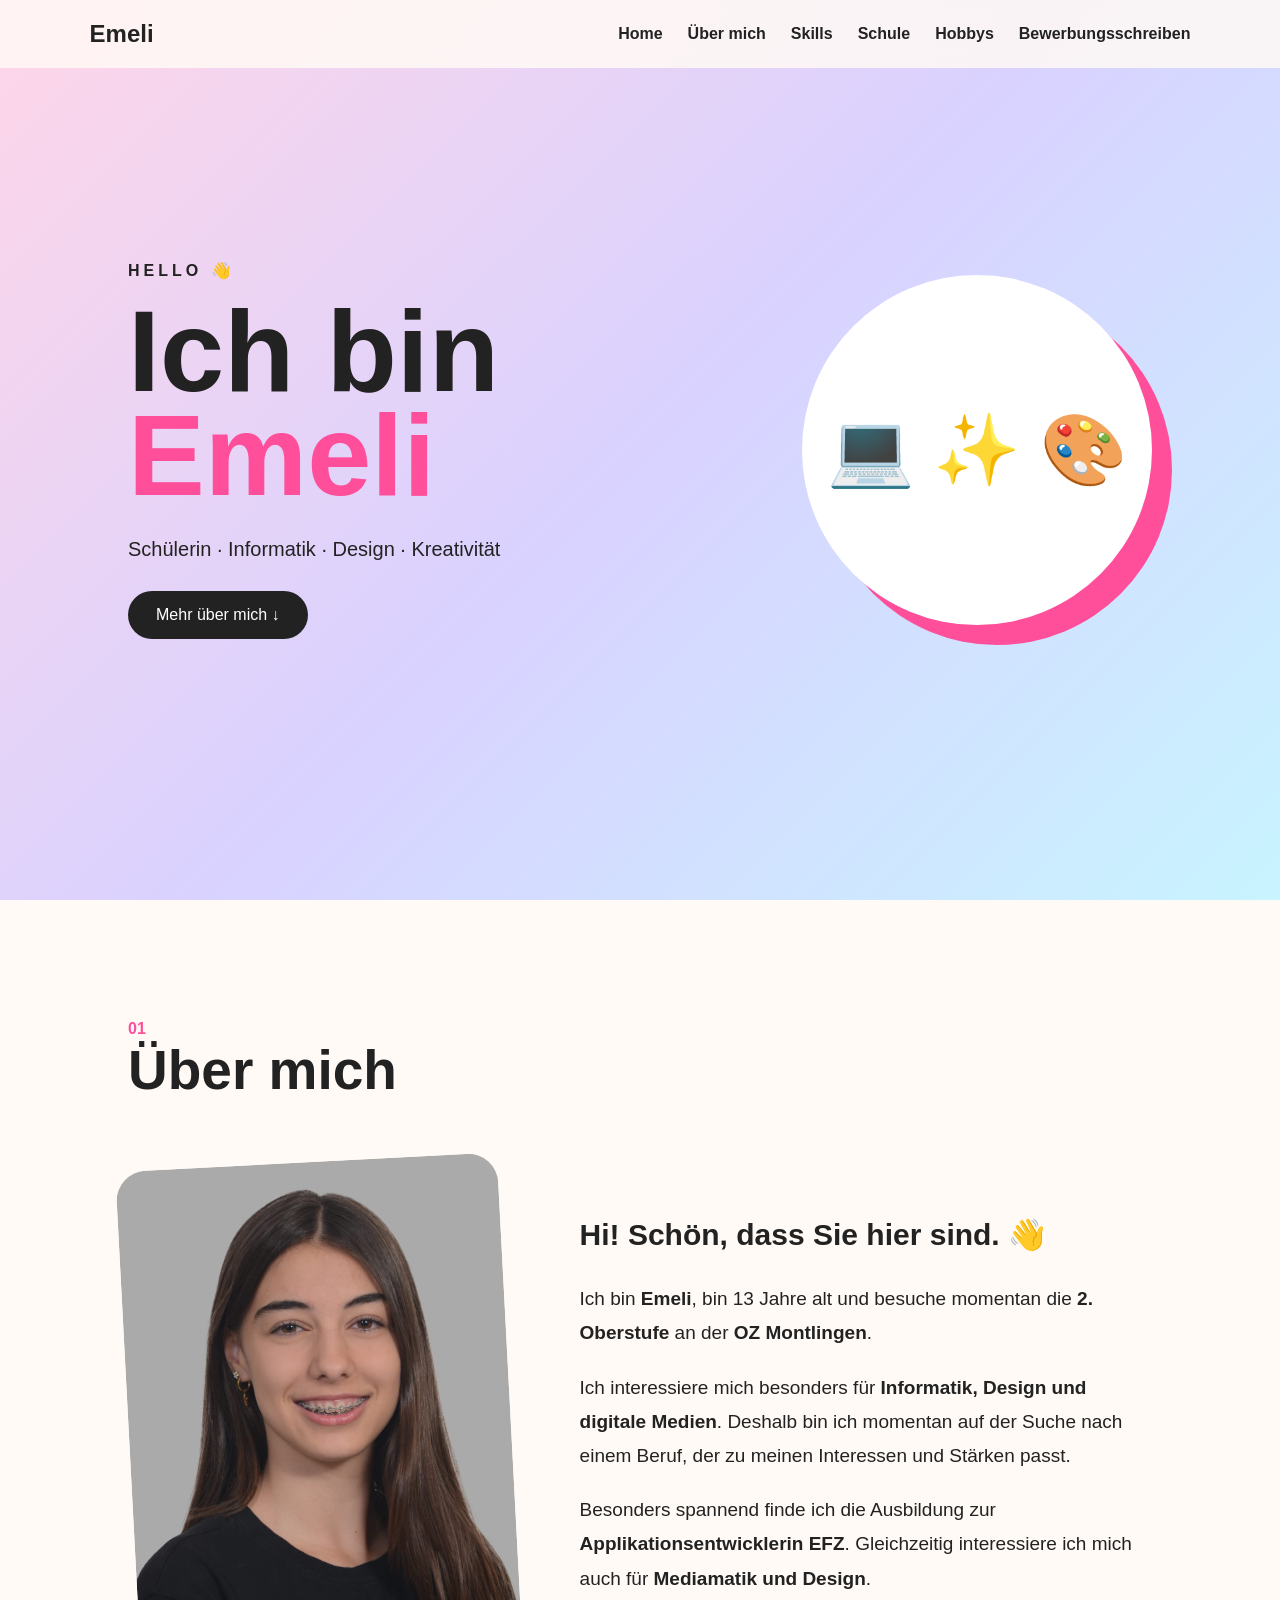
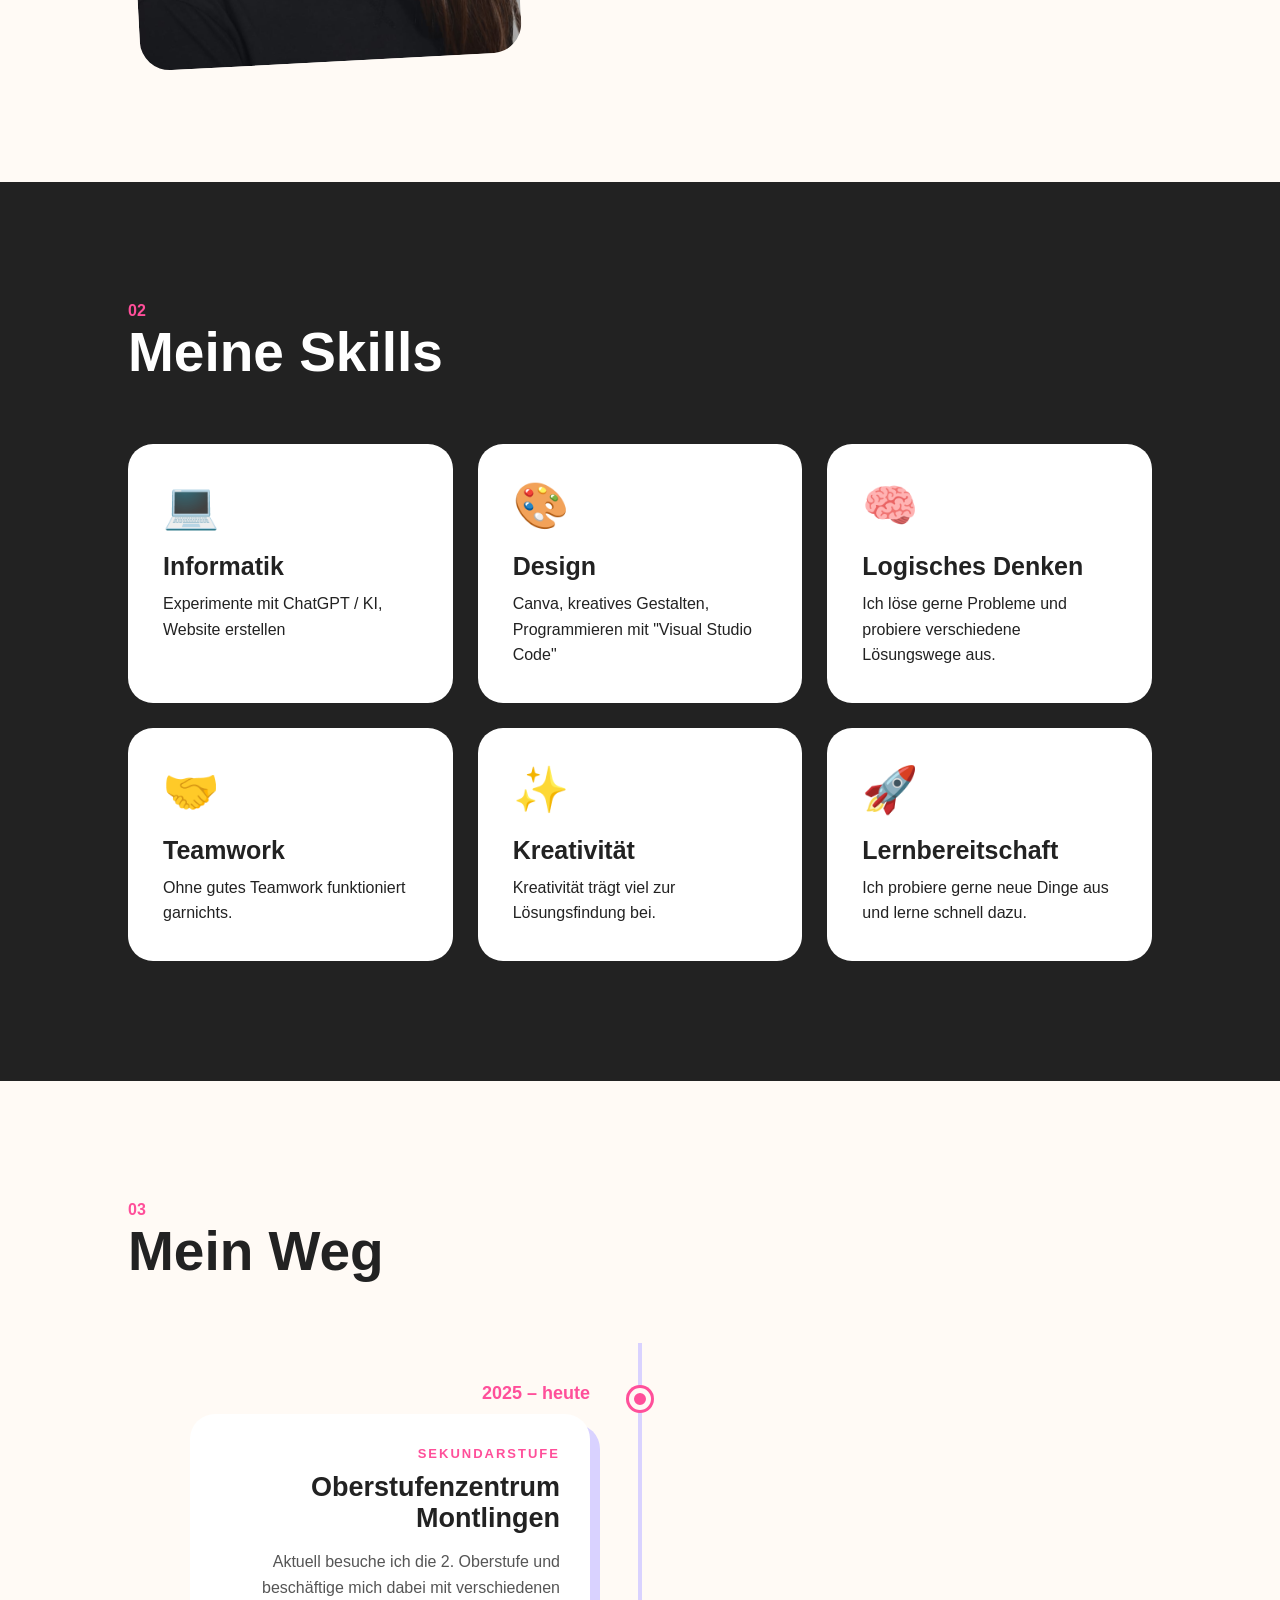
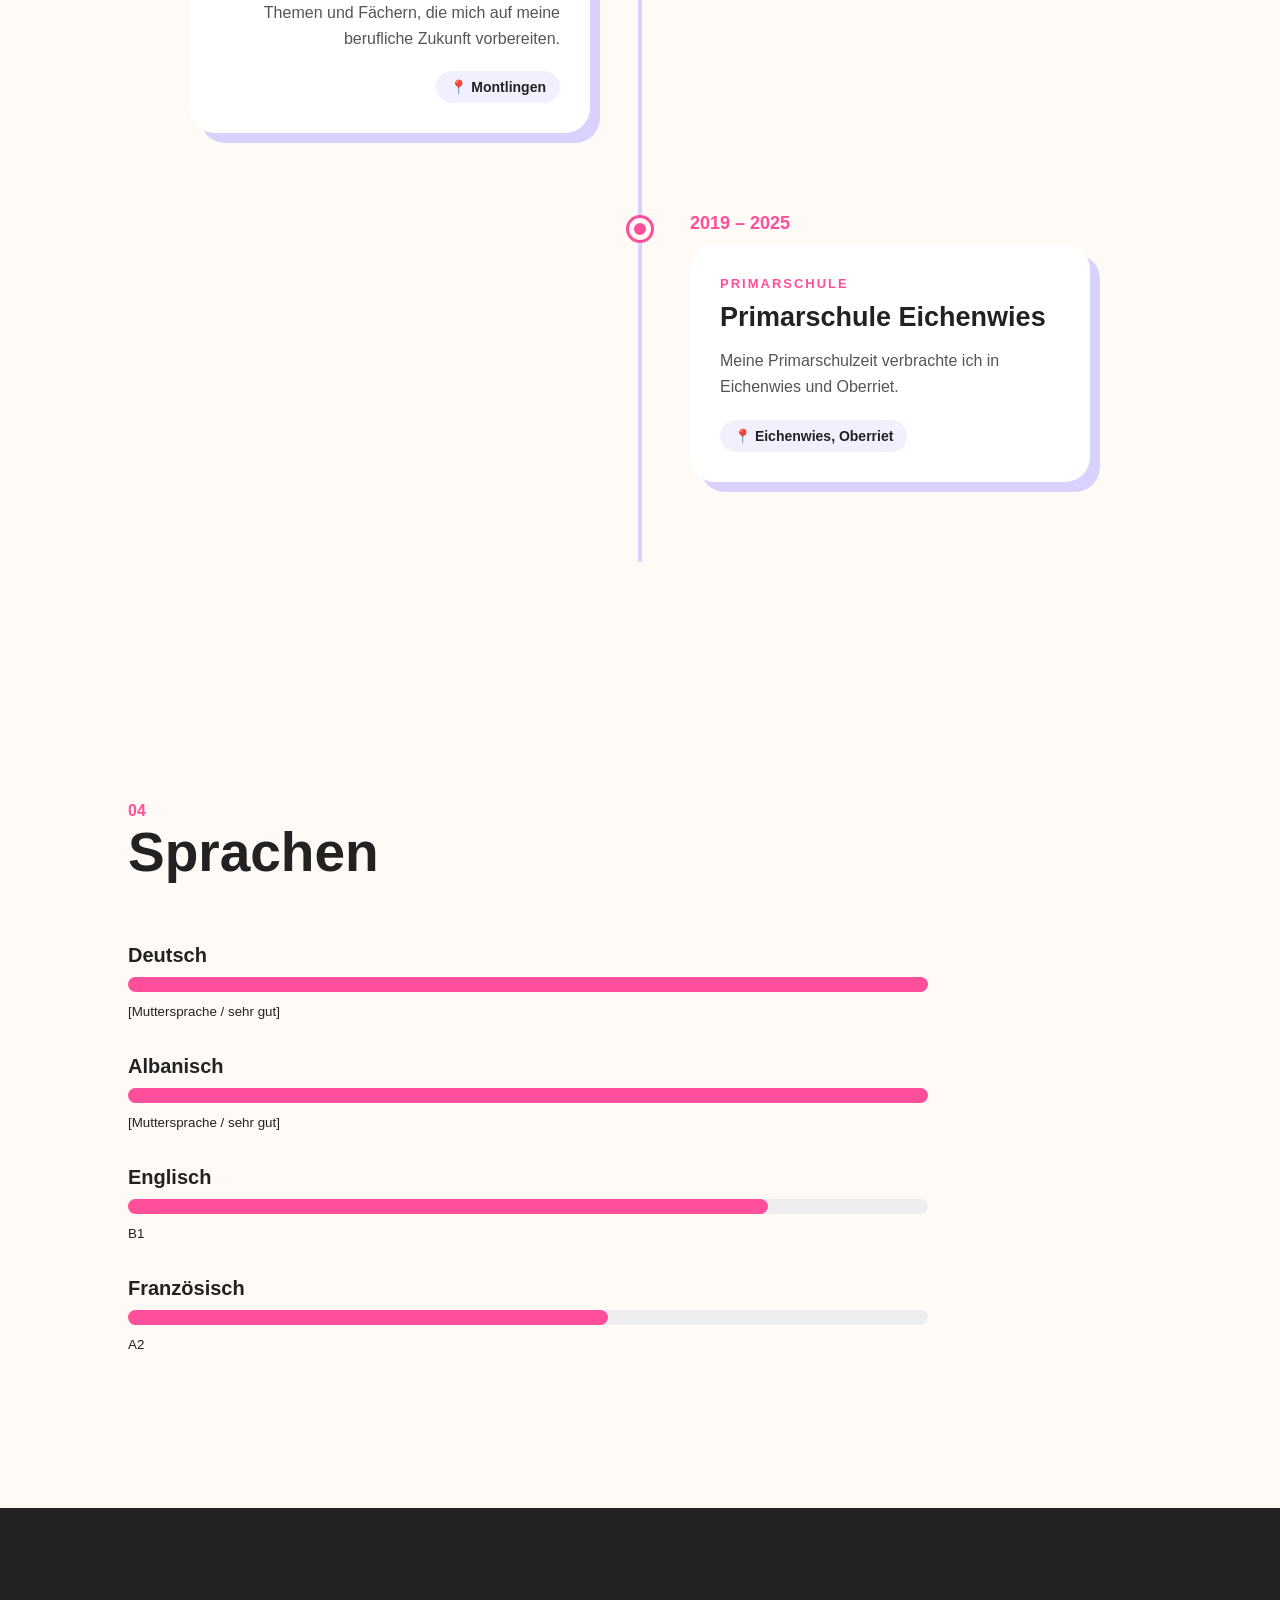
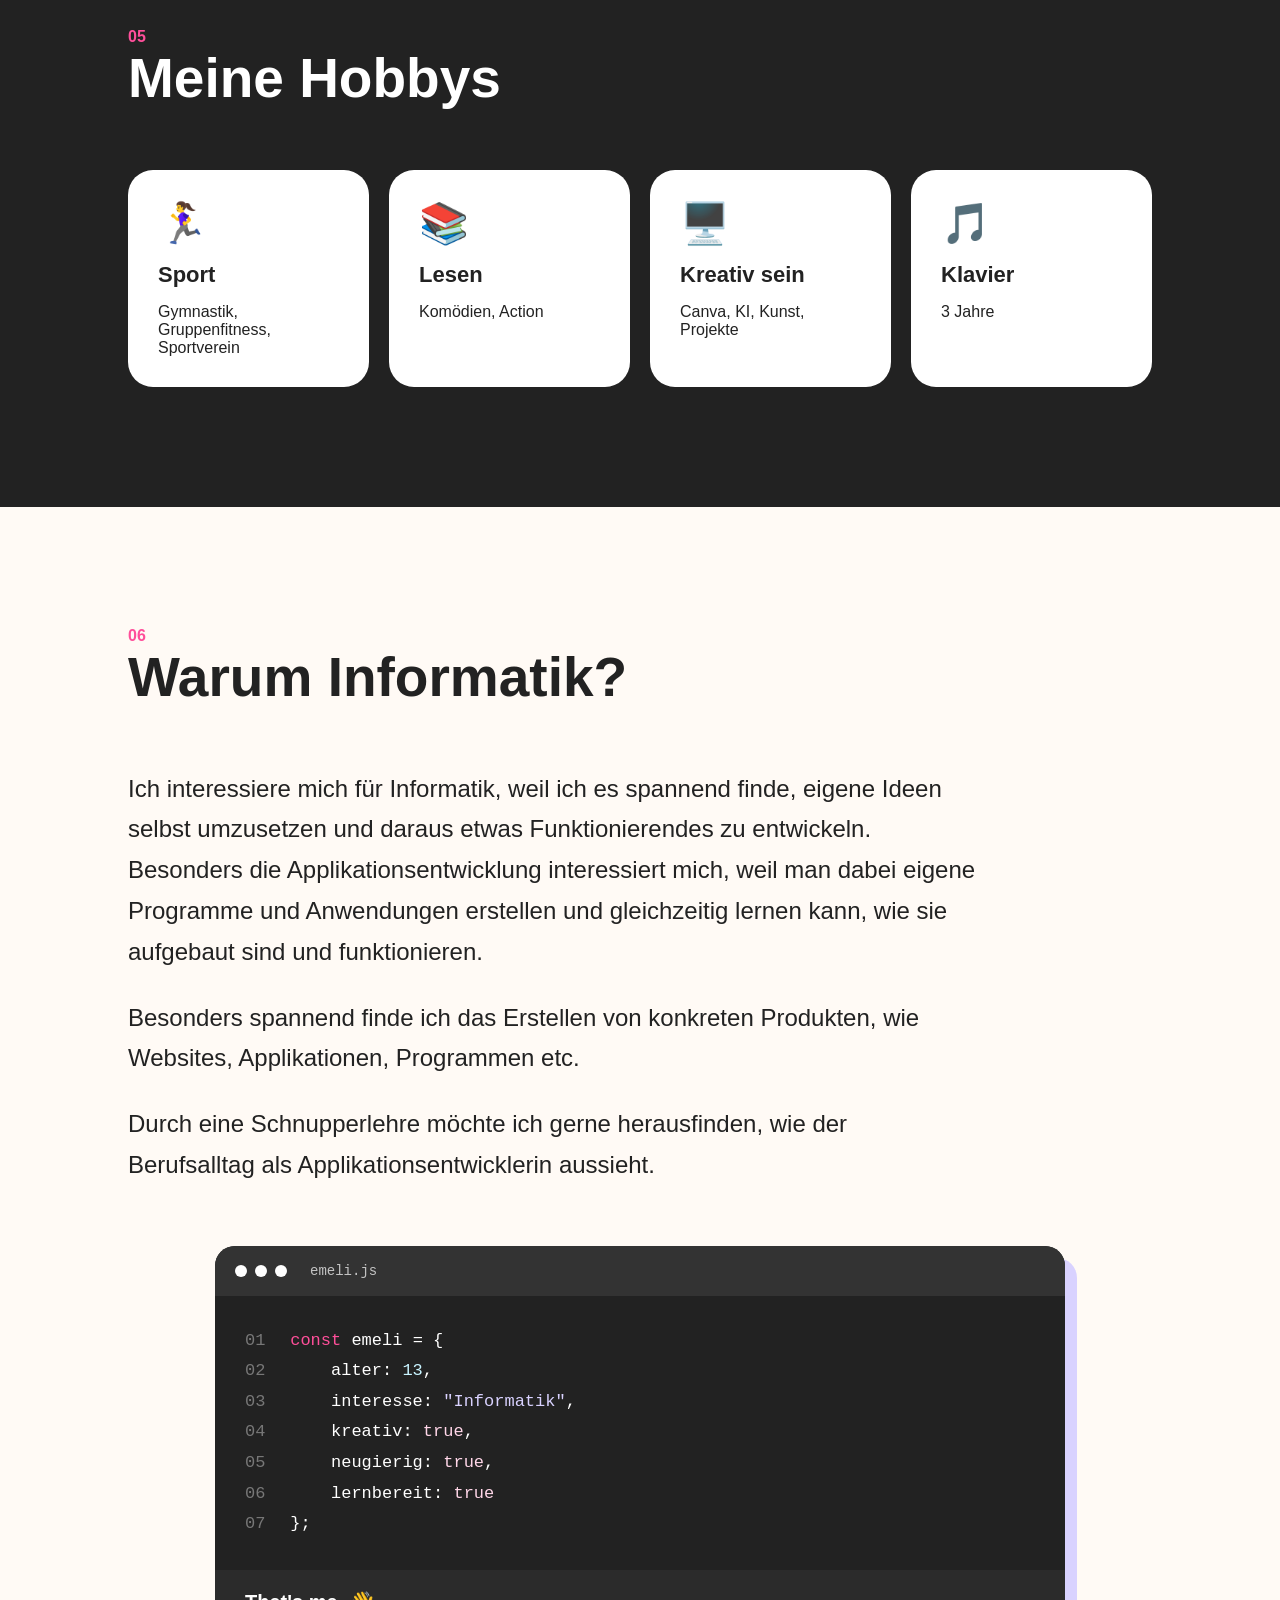
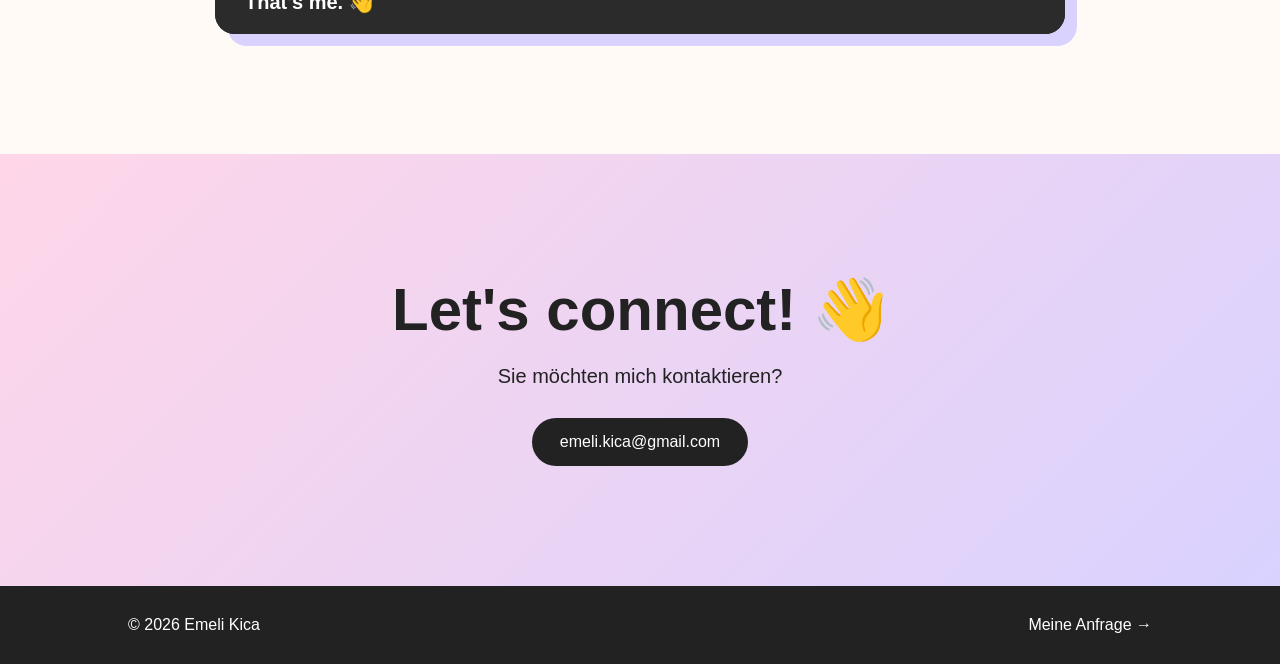
<file: index.html>
<!DOCTYPE html>
<html lang="de">

<head>
    <meta charset="UTF-8">
    <meta name="viewport" content="width=device-width, initial-scale=1.0">

    <title>Emeli Kica | Lebenslauf</title>

    <link rel="stylesheet" href="style.css">
</head>

<body>

    <!-- NAVIGATION -->

    <nav>
        <div class="logo">Emeli</div>

        <div class="nav-links">
            <a href="#home">Home</a>
            <a href="#about">Über mich</a>
            <a href="#skills">Skills</a>
            <a href="#education">Schule</a>
            <a href="#hobbies">Hobbys</a>
            <a href="anfrage.html">Bewerbungsschreiben</a>
        </div>
    </nav>


    <!-- STARTSEITE -->

    <section id="home" class="hero">

        <div class="hero-text">

            <p class="small-title">HELLO 👋</p>

            <h1>
                Ich bin<br>
                <span>Emeli</span>
            </h1>

            <p class="intro">
                Schülerin · Informatik · Design · Kreativität
            </p>

            <a href="#about" class="button">
                Mehr über mich ↓
            </a>

        </div>

        <div class="hero-circle">
            <div class="circle-text">
                💻 ✨ 🎨
            </div>
        </div>

    </section>


    <!-- ÜBER MICH -->

<!-- ÜBER MICH -->

<section id="about" class="section">

    <div class="section-title">
        <p>01</p>
        <h2>Über mich</h2>
    </div>

    <div class="about-content">

        <div class="about-photo">
            <img src="foto.jpg" alt="Foto von Emeli">
        </div>

        <div class="about-text">

            <h3>Hi! Schön, dass Sie hier sind. 👋</h3>

            <p>
                Ich bin <strong>Emeli</strong>, bin 13 Jahre alt
                und besuche momentan die <strong>2. Oberstufe</strong>
                an der <strong>OZ Montlingen</strong>.
            </p>

            <p>
                Ich interessiere mich besonders für
                <strong>Informatik, Design und digitale Medien</strong>.
                Deshalb bin ich momentan auf der Suche nach einem
                Beruf, der zu meinen Interessen und Stärken passt.
            </p>

            <p>
                Besonders spannend finde ich die Ausbildung zur
                <strong>Applikationsentwicklerin EFZ</strong>.
                Gleichzeitig interessiere ich mich auch für
                <strong>Mediamatik und Design</strong>.
            </p>

        </div>

    </div>

</section>


    <!-- SKILLS -->

    <section id="skills" class="section colorful-section">

        <div class="section-title">
            <p>02</p>
            <h2>Meine Skills</h2>
        </div>

        <div class="skills-container">

            <div class="skill-card">
                <div class="emoji">💻</div>
                <h3>Informatik</h3>
                <p>
                        Experimente mit ChatGPT / KI, Website erstellen
                </p>
            </div>

            <div class="skill-card">
                <div class="emoji">🎨</div>
                <h3>Design</h3>
                <p>
                    Canva, kreatives Gestalten, Programmieren mit "Visual Studio Code"
                </p>
            </div>

            <div class="skill-card">
                <div class="emoji">🧠</div>
                <h3>Logisches Denken</h3>
                <p>
                    Ich löse gerne Probleme und probiere
                    verschiedene Lösungswege aus.
                </p>
            </div>

            <div class="skill-card">
                <div class="emoji">🤝</div>
                <h3>Teamwork</h3>
                <p>
                    Ohne gutes Teamwork funktioniert garnichts.
                </p>
            </div>

            <div class="skill-card">
                <div class="emoji">✨</div>
                <h3>Kreativität</h3>
                <p>
                    Kreativität trägt viel zur Lösungsfindung bei.
                </p>
            </div>

            <div class="skill-card">
                <div class="emoji">🚀</div>
                <h3>Lernbereitschaft</h3>
                <p>
                    Ich probiere gerne neue Dinge aus und
                    lerne schnell dazu.
                </p>
            </div>

        </div>

    </section>


    <!-- SCHULISCHER WERDEGANG -->

    <!-- SCHULISCHER WERDEGANG -->

<section id="education" class="section education-section">

    <div class="section-title">
        <p>03</p>
        <h2>Mein Weg</h2>
    </div>

    <div class="timeline">

        <div class="timeline-item">

            <div class="timeline-year">
                2025 – heute
            </div>

            <div class="timeline-dot"></div>

            <div class="timeline-content">

                <span class="school-type">SEKUNDARSTUFE</span>

                <h3>Oberstufenzentrum Montlingen</h3>

                <p>
                    Aktuell besuche ich die 2. Oberstufe und
                    beschäftige mich dabei mit verschiedenen
                    Themen und Fächern, die mich auf meine
                    berufliche Zukunft vorbereiten.
                </p>

                <div class="school-tag">
                    📍 Montlingen
                </div>

            </div>

        </div>


        <div class="timeline-item">

            <div class="timeline-year">
                2019 – 2025
            </div>

            <div class="timeline-dot"></div>

            <div class="timeline-content">

                <span class="school-type">PRIMARSCHULE</span>

                <h3>Primarschule Eichenwies</h3>

                <p>
                    Meine Primarschulzeit verbrachte ich
                    in Eichenwies und Oberriet.
                </p>

                <div class="school-tag">
                    📍 Eichenwies, Oberriet
                </div>

            </div>

        </div>

    </div>

</section>

    <!-- SPRACHEN -->

    <section class="section languages-section">

        <div class="section-title">
            <p>04</p>
            <h2>Sprachen</h2>
        </div>

        <div class="languages">

            <div class="language">
                <span>Deutsch</span>
                <div class="language-bar">
                    <div class="language-progress progress-100"></div>
                </div>
                <small>[Muttersprache / sehr gut]</small>
            </div>

            
            <div class="language">
                <span>Albanisch</span>
                <div class="language-bar">
                    <div class="language-progress progress-100"></div>
                </div>
                <small>[Muttersprache / sehr gut]</small>
            </div>


            <div class="language">
                <span>Englisch</span>
                <div class="language-bar">
                    <div class="language-progress progress-80"></div>
                </div>
                <small>B1</small>
            </div>

            <div class="language">
                <span>Französisch</span>
                <div class="language-bar">
                    <div class="language-progress progress-60"></div>
                </div>
                <small>A2</small>
            </div>

        </div>

    </section>


    <!-- HOBBYS -->

    <section id="hobbies" class="section colorful-section">

        <div class="section-title">
            <p>05</p>
            <h2>Meine Hobbys</h2>
        </div>

        <div class="hobbies">

            <div class="hobby">
                🏃‍♀️
                <h3>Sport</h3>
                <p>Gymnastik, Gruppenfitness, Sportverein</p>
            </div>

            <div class="hobby">
                📚
                <h3>Lesen</h3>
                <p>Komödien, Action</p>
            </div>

            <div class="hobby">
                🖥️
                <h3>Kreativ sein</h3>
                <p>Canva, KI, Kunst, Projekte</p>
            </div>

            <div class="hobby">
                🎵
                <h3>Klavier</h3>
                <p>3 Jahre</p>
            </div>

        </div>

    </section>


    <!-- WARUM INFORMATIK -->

    <!-- WARUM INFORMATIK -->

<section class="section why-section">

    <div class="section-title">
        <p>06</p>
        <h2>Warum Informatik?</h2>
    </div>

    <div class="why-box">

        <p>
            Ich interessiere mich für Informatik, weil ich es spannend finde,
            eigene Ideen selbst umzusetzen und daraus etwas Funktionierendes
            zu entwickeln. Besonders die Applikationsentwicklung interessiert
            mich, weil man dabei eigene Programme und Anwendungen erstellen
            und gleichzeitig lernen kann, wie sie aufgebaut sind und funktionieren.
        </p>

        <p>
            Besonders spannend finde ich das Erstellen von konkreten Produkten,
            wie Websites, Applikationen, Programmen etc.
        </p>

        <p>
            Durch eine Schnupperlehre möchte ich gerne herausfinden, wie der
            Berufsalltag als Applikationsentwicklerin aussieht.
        </p>

    </div>


    <!-- MEIN CODE -->

    <div class="code-card">

        <div class="code-top">
            <span></span>
            <span></span>
            <span></span>

            <p>emeli.js</p>
        </div>


        <div class="code-content">

            <div>
                <span class="line-number">01</span>
                <span class="keyword">const</span> emeli = {
            </div>

            <div>
                <span class="line-number">02</span>
                &nbsp;&nbsp;&nbsp;&nbsp;alter:
                <span class="number">13</span>,
            </div>

            <div>
                <span class="line-number">03</span>
                &nbsp;&nbsp;&nbsp;&nbsp;interesse:
                <span class="string">"Informatik"</span>,
            </div>

            <div>
                <span class="line-number">04</span>
                &nbsp;&nbsp;&nbsp;&nbsp;kreativ:
                <span class="boolean">true</span>,
            </div>

            <div>
                <span class="line-number">05</span>
                &nbsp;&nbsp;&nbsp;&nbsp;neugierig:
                <span class="boolean">true</span>,
            </div>

            <div>
                <span class="line-number">06</span>
                &nbsp;&nbsp;&nbsp;&nbsp;lernbereit:
                <span class="boolean">true</span>
            </div>

            <div>
                <span class="line-number">07</span>
                };
            </div>

        </div>


        <div class="code-bottom">
            That's me. 👋
        </div>

    </div>

</section>

    <!-- KONTAKT -->

    <section class="contact">

        <h2>Let's connect! 👋</h2>

        <p>
            Sie möchten mich kontaktieren?
        </p>

        <a href="mailto:emeli.kica@gmail.com" class="button">
            emeli.kica@gmail.com
        </a>

    </section>


    <!-- FOOTER -->

    <footer>

        <p>
            © 2026 Emeli Kica
        </p>

        <a href="anfrage.html">
            Meine Anfrage →
        </a>

    </footer>


    <script src="script.js"></script>

</body>

</html>
</file>
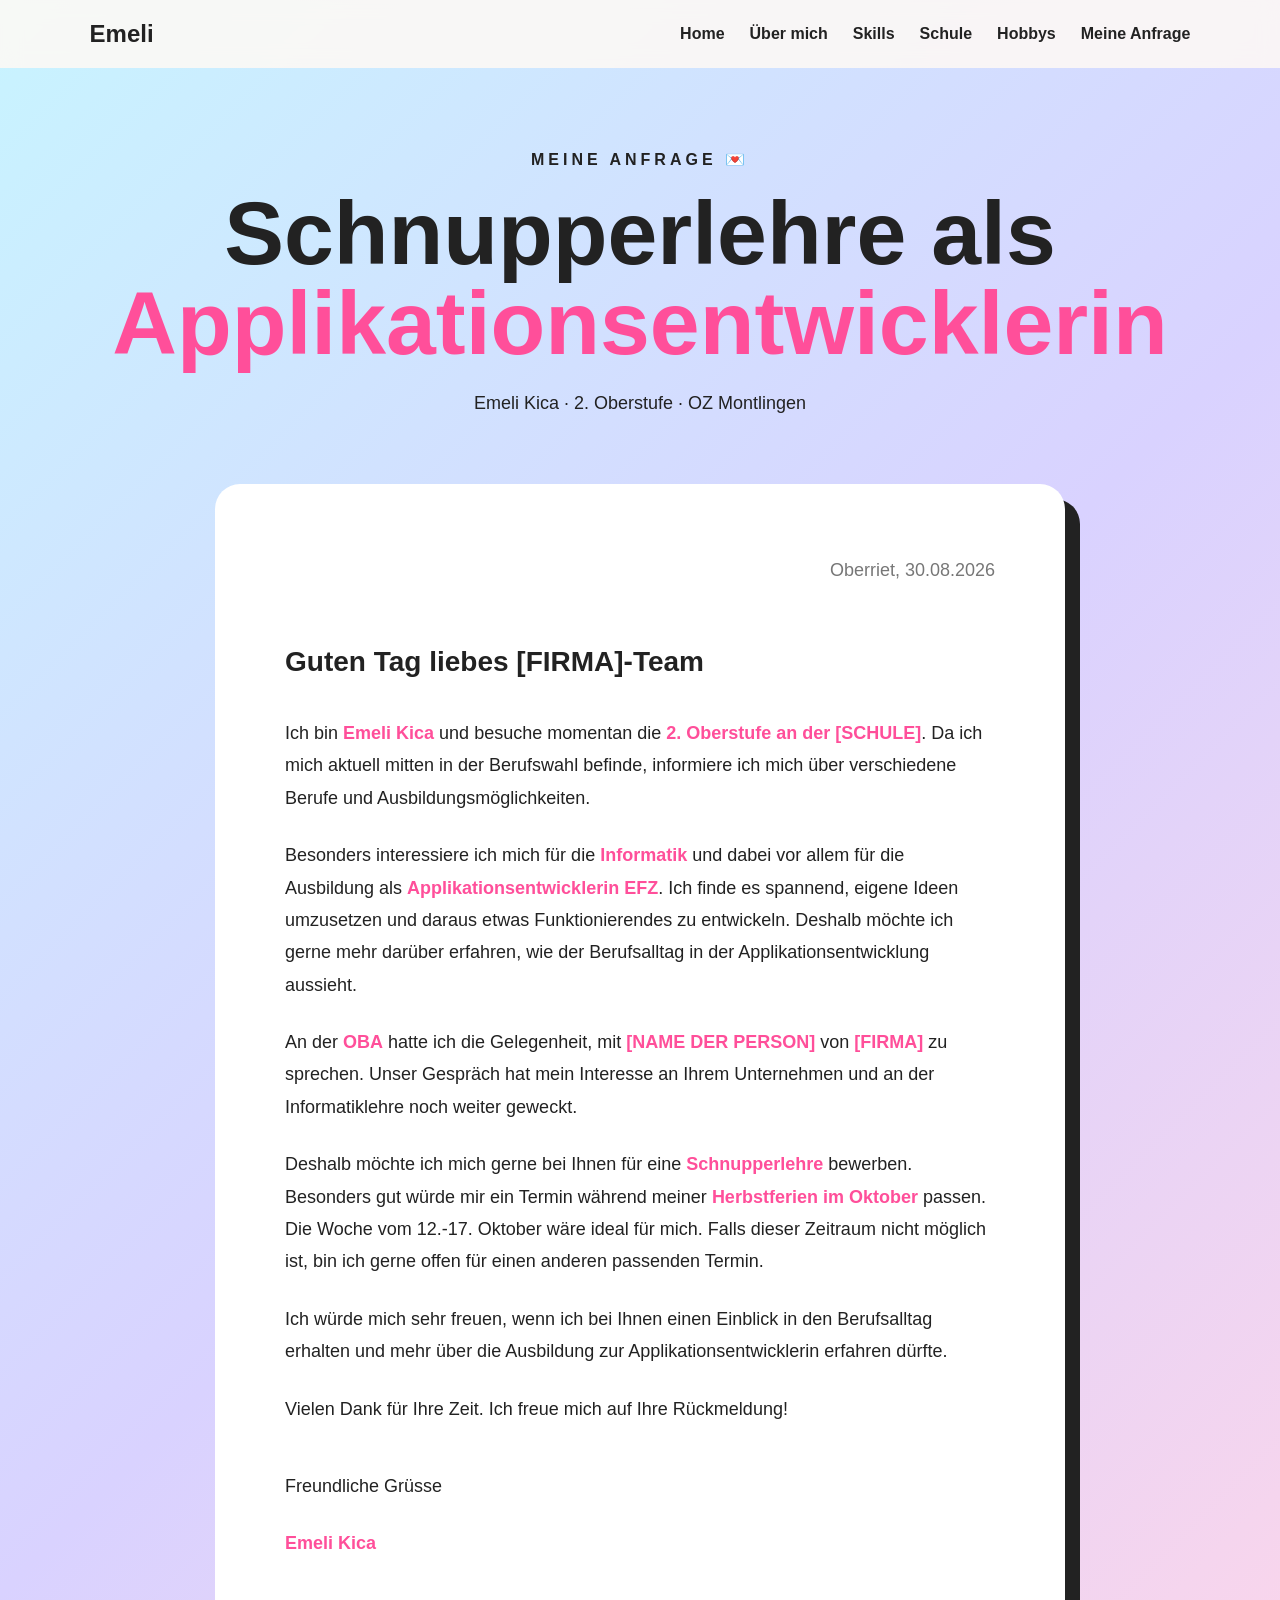
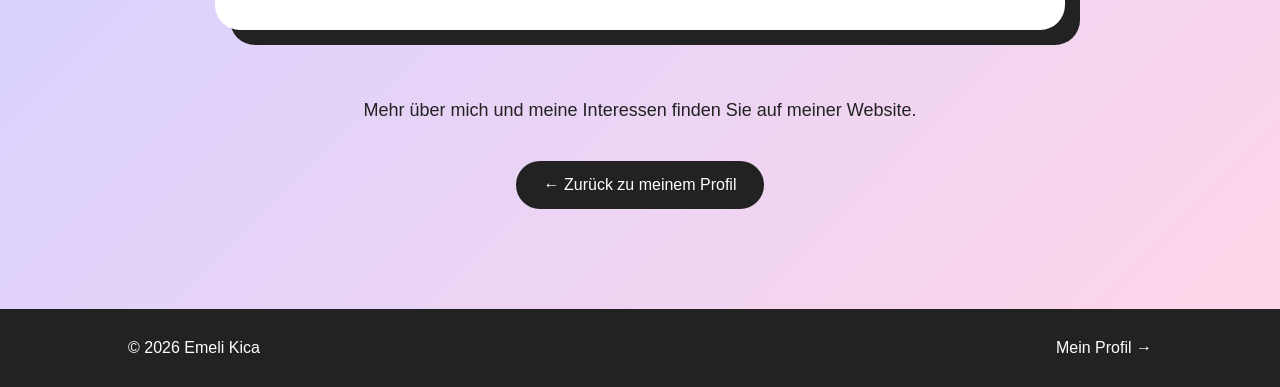
<file: anfrage.html>
<!DOCTYPE html>

<html lang="de">

<head>
    <meta charset="UTF-8">
    <meta name="viewport" content="width=device-width, initial-scale=1.0">


<title>EMELI KICA | Schnupperlehre</title>

<link rel="stylesheet" href="style.css">


</head>

<body>


<!-- NAVIGATION -->

<nav>
    <div class="logo">Emeli</div>

    <div class="nav-links">
        <a href="index.html">Home</a>
        <a href="index.html#about">Über mich</a>
        <a href="index.html#skills">Skills</a>
        <a href="index.html#education">Schule</a>
        <a href="index.html#hobbies">Hobbys</a>
        <a href="anfrage.html">Meine Anfrage</a>
    </div>
</nav>


<!-- ANFRAGE -->

<section class="request-page">

    <div class="request-header">

        <p class="small-title">MEINE ANFRAGE 💌</p>

        <h1>
            Schnupperlehre als<br>
            <span>Applikationsentwicklerin</span>
        </h1>

        <p>
            Emeli Kica · 2. Oberstufe · OZ Montlingen
        </p>

    </div>


    <!-- BRIEF -->

    <div class="letter">

        <div class="letter-top">
            <p>Oberriet, 30.08.2026</p>
        </div>


        <h2>Guten Tag liebes [FIRMA]-Team</h2>


        <p>
            Ich bin <strong>Emeli Kica</strong> und besuche
            momentan die <strong>2. Oberstufe an der [SCHULE]</strong>.
            Da ich mich aktuell mitten in der Berufswahl befinde,
            informiere ich mich über verschiedene Berufe und
            Ausbildungsmöglichkeiten.
        </p>


        <p>
            Besonders interessiere ich mich für die
            <strong>Informatik</strong> und dabei vor allem für die
            Ausbildung als <strong>Applikationsentwicklerin EFZ</strong>.
            Ich finde es spannend, eigene Ideen umzusetzen und daraus
            etwas Funktionierendes zu entwickeln. Deshalb möchte ich
            gerne mehr darüber erfahren, wie der Berufsalltag in der
            Applikationsentwicklung aussieht.
        </p>


        <p>
            An der <strong>OBA</strong> hatte ich
            die Gelegenheit, mit <strong>[NAME DER PERSON]</strong> von
            <strong>[FIRMA]</strong> zu sprechen. Unser Gespräch hat
            mein Interesse an Ihrem Unternehmen und an der
            Informatiklehre noch weiter geweckt.
        </p>


        <p>
            Deshalb möchte ich mich gerne bei Ihnen für eine
            <strong>Schnupperlehre</strong> bewerben. Besonders gut
            würde mir ein Termin während meiner
            <strong>Herbstferien im Oktober</strong> passen. Die Woche vom 12.-17. Oktober wäre ideal für mich.
            Falls dieser Zeitraum nicht möglich ist, bin ich gerne
            offen für einen anderen passenden Termin.
        </p>


        <p>
            Ich würde mich sehr freuen, wenn ich bei Ihnen einen
            Einblick in den Berufsalltag erhalten und mehr über die
            Ausbildung zur Applikationsentwicklerin erfahren dürfte.
        </p>


        <p>
            Vielen Dank für Ihre Zeit. Ich freue mich auf Ihre
            Rückmeldung!
        </p>


        <div class="letter-ending">

            <p>
                Freundliche Grüsse
            </p>

            <strong>Emeli Kica</strong>

        </div>

    </div>


    <!-- ZUSATZ -->
     <!-- ZUSATZ -->
     <div class="request-footer"></div>

    <div class="request-footer">

        <p>
            Mehr über mich und meine Interessen finden Sie auf
            meiner Website.
        </p>

        <a href="index.html" class="button">
            ← Zurück zu meinem Profil
        </a>

    </div>

</section>


<footer>

    <p>
        © 2026 Emeli Kica
    </p>

    <a href="index.html">
        Mein Profil →
    </a>

</footer>


</body>

</html>
</file>
<file: style.css>
/* =========================
   GRUNDEINSTELLUNGEN
========================= */

* {
    margin: 0;
    padding: 0;
    box-sizing: border-box;
}

html {
    scroll-behavior: smooth;
}

body {
    font-family: Arial, sans-serif;
    background: #fffaf5;
    color: #222;
}


/* =========================
   NAVIGATION
========================= */

nav {
    position: fixed;
    top: 0;
    width: 100%;
    padding: 20px 7%;
    display: flex;
    justify-content: space-between;
    align-items: center;

    background: rgba(255, 250, 245, 0.85);
    backdrop-filter: blur(10px);

    z-index: 1000;
}

.logo {
    font-size: 24px;
    font-weight: bold;
}

.nav-links {
    display: flex;
    gap: 25px;
}

.nav-links a {
    text-decoration: none;
    color: #222;
    font-weight: 600;
    transition: 0.3s;
}

.nav-links a:hover {
    transform: translateY(-3px);
}


/* =========================
   HERO
========================= */

.hero {
    min-height: 100vh;

    display: flex;
    align-items: center;
    justify-content: space-between;

    padding: 120px 10%;

    background: linear-gradient(
        135deg,
        #ffd6e8,
        #d9d2ff,
        #c8f4ff
    );

    overflow: hidden;
}

.hero-text {
    animation: slideIn 1s ease;
}

.small-title {
    font-weight: bold;
    letter-spacing: 4px;
    margin-bottom: 20px;
}

.hero h1 {
    font-size: clamp(60px, 9vw, 130px);
    line-height: 0.9;
}

.hero h1 span {
    color: #ff4f9a;
}

.intro {
    margin-top: 30px;
    font-size: 20px;
}

.button {
    display: inline-block;
    margin-top: 30px;
    padding: 15px 28px;

    background: #222;
    color: white;

    text-decoration: none;
    border-radius: 50px;

    transition: 0.3s;
}

.button:hover {
    transform: scale(1.08);
}


/* =========================
   CIRCLE
========================= */

.hero-circle {
    width: 350px;
    height: 350px;

    border-radius: 50%;

    background: white;

    display: flex;
    justify-content: center;
    align-items: center;

    box-shadow: 20px 20px 0 #ff4f9a;

    animation: floating 4s ease-in-out infinite;
}

.circle-text {
    font-size: 70px;
}


/* =========================
   SECTIONS
========================= */

.section {
    padding: 120px 10%;
}

.section-title {
    margin-bottom: 60px;
}

.section-title p {
    color: #ff4f9a;
    font-weight: bold;
}

.section-title h2 {
    font-size: 55px;
}


/* =========================
   ÜBER MICH
========================= */

.about-content {
    display: grid;
    grid-template-columns: 1fr 1.5fr;
    gap: 70px;
    align-items: center;
}

.about-photo img {
    width: 100%;
    height: 500px;
    object-fit: cover;
    border-radius: 30px;
    transform: rotate(-3deg);
    display: block;
}

.about-text {
    font-size: 19px;
    line-height: 1.8;
}

.about-text h3 {
    font-size: 30px;
    margin-bottom: 20px;
}

.about-text p {
    margin-bottom: 20px;
}


/* =========================
   SKILLS
========================= */

.colorful-section {
    background: #222;
    color: white;
}

.skills-container {
    display: grid;
    grid-template-columns: repeat(3, 1fr);
    gap: 25px;
}

.skill-card {
    padding: 35px;

    background: white;
    color: #222;

    border-radius: 25px;

    transition: 0.4s;
}

.skill-card:hover {
    transform: translateY(-12px) rotate(1deg);
}

.emoji {
    font-size: 45px;
    margin-bottom: 20px;
}

.skill-card h3 {
    font-size: 25px;
    margin-bottom: 10px;
}

.skill-card p {
    line-height: 1.6;
}


/* =========================
   SCHULISCHER WERDEGANG
========================= */

.education-section {
    background: #fffaf5;
}

.timeline {
    position: relative;
    max-width: 1000px;
    margin: 0 auto;
    padding: 20px 0;
}

.timeline::before {
    content: "";
    position: absolute;

    left: 50%;
    top: 0;
    bottom: 0;

    width: 4px;

    background: #d9d2ff;

    transform: translateX(-50%);
}

.timeline-item {
    position: relative;

    width: 50%;

    padding: 20px 50px;

    margin-bottom: 40px;
}

.timeline-item:nth-child(odd) {
    left: 0;
    text-align: right;
}

.timeline-item:nth-child(even) {
    left: 50%;
}

.timeline-year {
    font-size: 18px;
    font-weight: bold;

    color: #ff4f9a;

    margin-bottom: 10px;
}

.timeline-dot {
    position: absolute;

    top: 25px;

    width: 22px;
    height: 22px;

    background: #ff4f9a;

    border: 5px solid #fffaf5;

    border-radius: 50%;

    box-shadow: 0 0 0 3px #ff4f9a;

    z-index: 2;
}

.timeline-item:nth-child(odd) .timeline-dot {
    right: -11px;
}

.timeline-item:nth-child(even) .timeline-dot {
    left: -11px;
}

.timeline-content {
    background: white;

    padding: 30px;

    border-radius: 25px;

    box-shadow: 10px 10px 0 #d9d2ff;

    transition: 0.3s;
}

.timeline-content:hover {
    transform: translateY(-8px);
    box-shadow: 15px 15px 0 #ff4f9a;
}

.school-type {
    font-size: 13px;

    font-weight: bold;

    letter-spacing: 2px;

    color: #ff4f9a;
}

.timeline-content h3 {
    font-size: 27px;

    margin: 10px 0 15px;
}

.timeline-content p {
    line-height: 1.6;
    color: #555;
}

.school-tag {
    display: inline-block;

    margin-top: 20px;

    padding: 8px 14px;

    background: #f2efff;

    border-radius: 50px;

    font-size: 14px;

    font-weight: bold;
}


/* =========================
   SPRACHEN
========================= */

.languages {
    max-width: 800px;
}

.language {
    margin-bottom: 35px;
}

.language > span {
    font-size: 20px;
    font-weight: bold;
}

.language-bar {
    height: 15px;

    background: #eee;

    border-radius: 20px;

    margin: 10px 0;
}

.language-progress {
    height: 100%;

    background: #ff4f9a;

    border-radius: 20px;
}

.progress-100 {
    width: 100%;
}

.progress-80 {
    width: 80%;
}

.progress-60 {
    width: 60%;
}


/* =========================
   HOBBYS
========================= */

.hobbies {
    display: grid;

    grid-template-columns: repeat(4, 1fr);

    gap: 20px;
}

.hobby {
    padding: 30px;

    background: white;
    color: #222;

    border-radius: 25px;

    font-size: 40px;

    transition: 0.3s;
}

.hobby:hover {
    transform: translateY(-10px);
}

.hobby h3 {
    font-size: 22px;
    margin: 15px 0;
}

.hobby p {
    font-size: 16px;
}


/* =========================
   WARUM INFORMATIK
========================= */

.why-box {
    max-width: 850px;

    font-size: 24px;

    line-height: 1.7;
}

.why-box p {
    margin-bottom: 25px;
}


/* =========================
   CODE CARD
========================= */

.code-card {
    max-width: 850px;
    margin: 60px auto 0;

    background: #222;
    color: white;

    border-radius: 20px;

    overflow: hidden;

    box-shadow: 12px 12px 0 #d9d2ff;

    transition: 0.3s;
}

.code-card:hover {
    transform: translateY(-8px);
    box-shadow: 16px 16px 0 #ff4f9a;
}


/* Code-Editor-Kopf */

.code-top {
    height: 50px;

    display: flex;
    align-items: center;

    gap: 8px;

    padding: 0 20px;

    background: #333;
}

.code-top span {
    width: 12px;
    height: 12px;

    border-radius: 50%;

    background: white;
}

.code-top p {
    margin-left: 15px;

    font-family: monospace;

    font-size: 14px;

    opacity: 0.7;
}


/* Code */

.code-content {
    padding: 30px;

    font-family: "Courier New", monospace;

    font-size: 17px;

    line-height: 1.8;

    overflow-x: auto;
}

.code-content > div {
    white-space: nowrap;
}

.line-number {
    color: #777;

    display: inline-block;

    width: 35px;
}

.keyword {
    color: #ff4f9a;
}

.number {
    color: #c8f4ff;
}

.string {
    color: #d9d2ff;
}

.boolean {
    color: #ffd6e8;
}


/* Unterer Bereich */

.code-bottom {
    padding: 20px 30px;

    font-size: 20px;

    font-weight: bold;

    background: #2b2b2b;
}


/* =========================
   KONTAKT
========================= */

.contact {
    text-align: center;

    padding: 120px 20px;

    background: linear-gradient(
        135deg,
        #ffd6e8,
        #d9d2ff
    );
}

.contact h2 {
    font-size: 60px;
}

.contact p {
    margin-top: 20px;
    font-size: 20px;
}


/* =========================
   FOOTER
========================= */

footer {
    padding: 30px 10%;

    display: flex;
    justify-content: space-between;

    background: #222;
    color: white;
}

footer a {
    color: white;
    text-decoration: none;
}


/* =========================
   ANIMATIONEN
========================= */

@keyframes slideIn {
    from {
        opacity: 0;
        transform: translateX(-50px);
    }

    to {
        opacity: 1;
        transform: translateX(0);
    }
}

@keyframes floating {
    0%, 100% {
        transform: translateY(0);
    }

    50% {
        transform: translateY(-20px);
    }
}

@keyframes letterAppear {
    from {
        opacity: 0;
        transform: translateY(40px) rotate(1deg);
    }

    to {
        opacity: 1;
        transform: translateY(0) rotate(0);
    }
}


/* =========================
   ANFRAGE / BRIEF
========================= */

.request-page {
    min-height: 100vh;

    padding: 150px 8% 100px;

    background: linear-gradient(
        135deg,
        #c8f4ff,
        #d9d2ff,
        #ffd6e8
    );
}

.request-header {
    text-align: center;
    margin-bottom: 70px;
}

.request-header h1 {
    font-size: clamp(45px, 7vw, 90px);

    line-height: 1;

    margin: 20px 0;
}

.request-header h1 span {
    color: #ff4f9a;
}

.request-header p:last-child {
    font-size: 18px;
    margin-top: 25px;
}


/* Brief */

.letter {
    max-width: 850px;

    margin: 0 auto;

    padding: 70px;

    background: white;

    border-radius: 25px;

    box-shadow: 15px 15px 0 #222;

    font-size: 18px;

    line-height: 1.8;

    animation: letterAppear 1s ease;
}

.letter-top {
    text-align: right;

    margin-bottom: 50px;

    color: #777;
}

.letter h2 {
    font-size: 28px;

    margin-bottom: 30px;
}

.letter p {
    margin-bottom: 25px;
}

.letter strong {
    color: #ff4f9a;
}

.letter-ending {
    margin-top: 45px;
}


/* Unterer Bereich */

.request-footer {
    text-align: center;

    margin-top: 70px;
}

.request-footer p {
    font-size: 18px;
    margin-bottom: 10px;
}


/* =========================
   MOBILE
========================= */

@media (max-width: 800px) {

    .nav-links {
        display: none;
    }

    .hero {
        flex-direction: column;
        text-align: center;
        gap: 70px;
    }

    .hero-circle {
        width: 250px;
        height: 250px;
    }

    .skills-container {
        grid-template-columns: 1fr;
    }

    .hobbies {
        grid-template-columns: 1fr 1fr;
    }

    .about-content {
        grid-template-columns: 1fr;
    }


    /* Schulischer Werdegang */

    .timeline::before {
        left: 10px;
    }

    .timeline-item,
    .timeline-item:nth-child(even),
    .timeline-item:nth-child(odd) {
        width: 100%;

        left: 0;

        text-align: left;

        padding-left: 40px;
        padding-right: 0;
    }

    .timeline-item:nth-child(odd) .timeline-dot,
    .timeline-item:nth-child(even) .timeline-dot {
        left: -1px;
        right: auto;
    }


    /* Code */

    .code-card {
        margin-top: 40px;

        box-shadow: 8px 8px 0 #d9d2ff;
    }

    .code-content {
        padding: 20px;

        font-size: 14px;
    }

    .code-bottom {
        padding: 18px 20px;

        font-size: 18px;
    }


    /* Anfrage */

    .request-page {
        padding: 120px 5% 70px;
    }

    .letter {
        padding: 35px 25px;

        box-shadow: 8px 8px 0 #222;

        font-size: 16px;
    }
}
</file>
